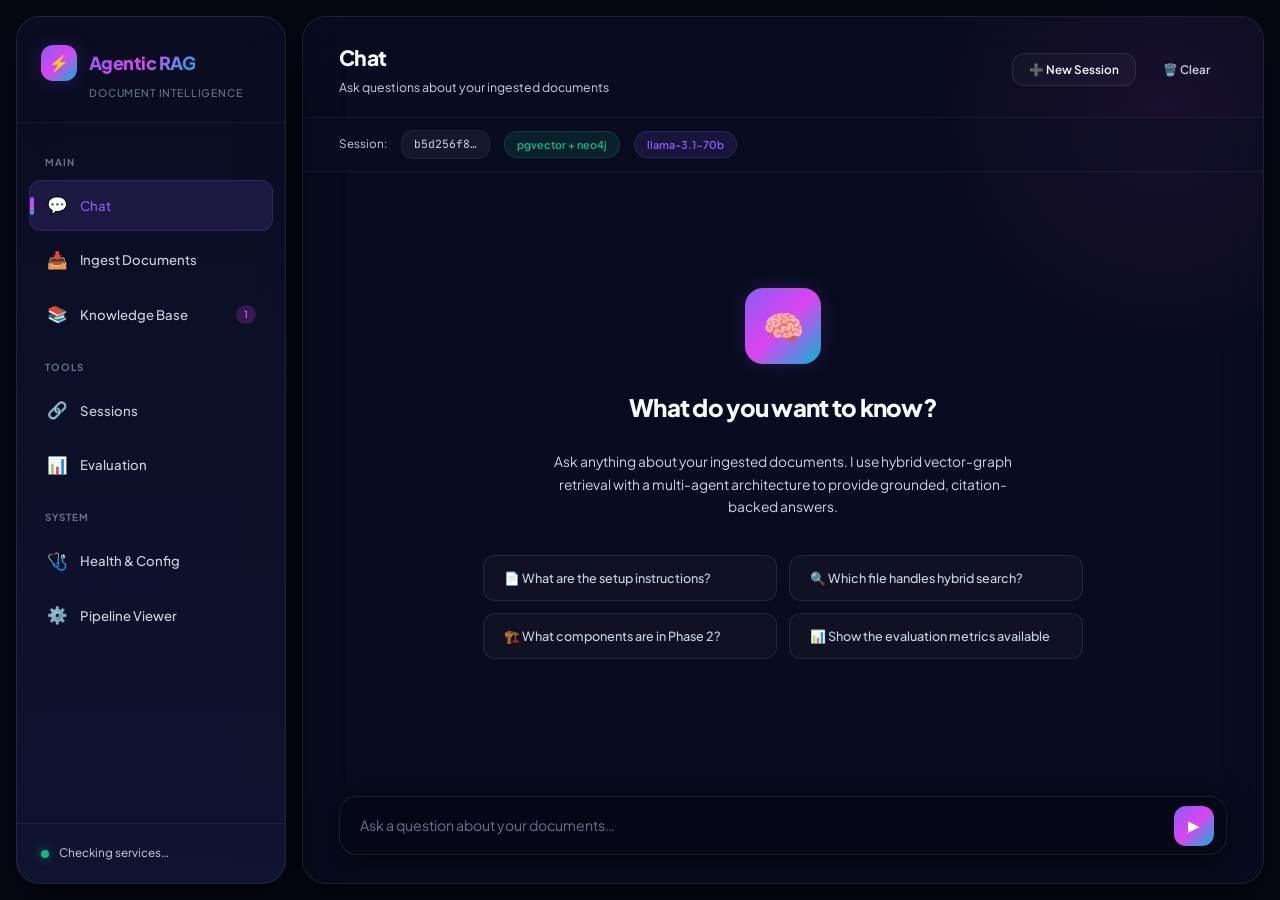
<file: docs/index.html>
<!DOCTYPE html>
<html lang="en">
<head>
  <meta charset="UTF-8" />
  <meta name="viewport" content="width=device-width, initial-scale=1.0" />
  <title>Agentic RAG — Intelligent Document Intelligence</title>
  <meta name="description" content="Agentic RAG: A multi-agent retrieval-augmented generation system with hybrid vector-graph search, session memory, and document intelligence." />
  <link rel="preconnect" href="https://fonts.googleapis.com" />
  <link rel="preconnect" href="https://fonts.gstatic.com" crossorigin />
  <link href="https://fonts.googleapis.com/css2?family=Plus+Jakarta+Sans:wght@300;400;500;600;700;800&family=JetBrains+Mono:wght@400;500&display=swap" rel="stylesheet" />
  <style>
    /* ================================================================
       DESIGN SYSTEM — COSMIC ORCHID NEON GLASS
       ================================================================ */
    :root {
      /* Base backgrounds - Deep space violet/indigo */
      --bg-primary: #060814;
      --bg-secondary: #0b0e24;
      --bg-tertiary: #131738;
      --bg-card: rgba(19, 23, 56, 0.45);
      --bg-glass: rgba(11, 14, 36, 0.65);
      --bg-hover: rgba(139, 92, 246, 0.12);
      --bg-input: rgba(6, 8, 20, 0.7);

      /* Borders */
      --border-subtle: rgba(255, 255, 255, 0.05);
      --border-medium: rgba(255, 255, 255, 0.09);
      --border-active: rgba(139, 92, 246, 0.5);

      /* Typography colors */
      --text-primary: #f8fafc;
      --text-secondary: #cbd5e1;
      --text-muted: #64748b;
      --text-inverse: #060814;

      /* Neon Cosmic Orchid Accents */
      --accent-violet: #8b5cf6;
      --accent-orchid: #d946ef;
      --accent-cyan: #06b6d4;
      --accent-emerald: #10b981;
      --accent-amber: #f59e0b;
      --accent-rose: #f43f5e;
      --accent-sky: #38bdf8;
      
      /* Glowing shadows & gradients */
      --gradient-primary: linear-gradient(135deg, #8b5cf6 0%, #d946ef 50%, #06b6d4 100%);
      --gradient-sidebar: linear-gradient(180deg, rgba(11, 14, 36, 0.8) 0%, rgba(19, 23, 56, 0.8) 100%);
      --gradient-card: linear-gradient(145deg, rgba(27, 20, 64, 0.4) 0%, rgba(11, 14, 36, 0.7) 100%);
      --accent-glow: rgba(139, 92, 246, 0.25);

      --shadow-sm: 0 2px 8px rgba(0, 0, 0, 0.4);
      --shadow-md: 0 10px 30px rgba(0, 0, 0, 0.5);
      --shadow-lg: 0 20px 50px rgba(0, 0, 0, 0.6);
      --shadow-glow: 0 0 20px rgba(139, 92, 246, 0.2);

      /* Border Radii — Extra Rounded */
      --radius-sm: 12px;
      --radius-md: 18px;
      --radius-lg: 24px;
      --radius-xl: 30px;
      --radius-full: 9999px;

      --font-sans: 'Plus Jakarta Sans', -apple-system, BlinkMacSystemFont, sans-serif;
      --font-mono: 'JetBrains Mono', monospace;

      --transition-fast: 150ms cubic-bezier(0.4, 0, 0.2, 1);
      --transition-base: 300ms cubic-bezier(0.4, 0, 0.2, 1);
      --transition-slow: 500ms cubic-bezier(0.4, 0, 0.2, 1);

      --sidebar-width: 270px;
    }

    /* ================================================================
       RESET & GLOBAL
       ================================================================ */
    *, *::before, *::after { box-sizing: border-box; margin: 0; padding: 0; }

    html {
      font-size: 15px;
      scroll-behavior: smooth;
      -webkit-font-smoothing: antialiased;
      -moz-osx-font-smoothing: grayscale;
    }

    body {
      font-family: var(--font-sans);
      background: var(--bg-primary);
      color: var(--text-primary);
      line-height: 1.6;
      overflow: hidden;
      height: 100vh;
      display: flex;
      padding: 16px; /* Margin around the whole application viewport */
      gap: 16px;
    }

    /* ================================================================
       SCROLLBAR
       ================================================================ */
    ::-webkit-scrollbar { width: 5px; height: 5px; }
    ::-webkit-scrollbar-track { background: transparent; }
    ::-webkit-scrollbar-thumb {
      background: rgba(255, 255, 255, 0.1);
      border-radius: var(--radius-full);
    }
    ::-webkit-scrollbar-thumb:hover { background: rgba(255, 255, 255, 0.25); }

    /* ================================================================
       ANIMATIONS
       ================================================================ */
    @keyframes fadeIn {
      from { opacity: 0; transform: translateY(12px); }
      to   { opacity: 1; transform: translateY(0); }
    }
    @keyframes slideInLeft {
      from { opacity: 0; transform: translateX(-24px); }
      to   { opacity: 1; transform: translateX(0); }
    }
    @keyframes slideInRight {
      from { opacity: 0; transform: translateX(24px); }
      to   { opacity: 1; transform: translateX(0); }
    }
    @keyframes pulse-dot {
      0%, 80%, 100% { opacity: 0.35; transform: scale(0.85); }
      40% { opacity: 1; transform: scale(1.1); }
    }
    @keyframes spin {
      to { transform: rotate(360deg); }
    }
    @keyframes breathe {
      0%, 100% { box-shadow: 0 0 12px rgba(139, 92, 246, 0.2); }
      50% { box-shadow: 0 0 24px rgba(217, 70, 239, 0.4), 0 0 40px rgba(139, 92, 246, 0.15); }
    }

    .animate-in { animation: fadeIn 0.4s cubic-bezier(0.34, 1.56, 0.64, 1) forwards; }
    .animate-slide-left { animation: slideInLeft 0.3s cubic-bezier(0.34, 1.56, 0.64, 1) forwards; }
    .animate-slide-right { animation: slideInRight 0.3s cubic-bezier(0.34, 1.56, 0.64, 1) forwards; }

    /* ================================================================
       LAYOUT — APP SHELL (FLOATING GLASS SIDEBAR + MAIN CONTENT)
       ================================================================ */
    #sidebar {
      width: var(--sidebar-width);
      min-width: var(--sidebar-width);
      background: var(--gradient-sidebar);
      border: 1px solid var(--border-medium);
      border-radius: var(--radius-lg);
      display: flex;
      flex-direction: column;
      z-index: 20;
      backdrop-filter: blur(24px);
      box-shadow: var(--shadow-lg);
      transition: transform var(--transition-base);
    }

    .sidebar-header {
      padding: 28px 24px 20px;
      border-bottom: 1px solid var(--border-subtle);
    }

    .logo-group {
      display: flex;
      align-items: center;
      gap: 12px;
      margin-bottom: 4px;
    }

    .logo-icon {
      width: 36px;
      height: 36px;
      background: var(--gradient-primary);
      border-radius: var(--radius-sm);
      display: flex;
      align-items: center;
      justify-content: center;
      font-size: 16px;
      font-weight: 800;
      color: white;
      box-shadow: var(--shadow-glow);
      animation: breathe 4s ease-in-out infinite;
    }

    .logo-text {
      font-size: 1.2rem;
      font-weight: 800;
      letter-spacing: -0.03em;
      background: var(--gradient-primary);
      -webkit-background-clip: text;
      -webkit-text-fill-color: transparent;
      background-clip: text;
    }

    .logo-sub {
      font-size: 0.7rem;
      color: var(--text-muted);
      font-weight: 500;
      letter-spacing: 0.08em;
      text-transform: uppercase;
      margin-top: 4px;
      padding-left: 48px;
    }

    /* Nav items */
    .sidebar-nav {
      flex: 1;
      padding: 16px 12px;
      display: flex;
      flex-direction: column;
      gap: 4px;
      overflow-y: auto;
    }

    .nav-section-label {
      font-size: 0.65rem;
      font-weight: 700;
      color: var(--text-muted);
      text-transform: uppercase;
      letter-spacing: 0.1em;
      padding: 16px 16px 6px;
    }

    .nav-item {
      display: flex;
      align-items: center;
      gap: 12px;
      padding: 11px 16px;
      border-radius: var(--radius-sm);
      cursor: pointer;
      color: var(--text-secondary);
      font-size: 0.88rem;
      font-weight: 500;
      transition: all var(--transition-fast);
      border: 1px solid transparent;
      position: relative;
    }

    .nav-item:hover {
      background: var(--bg-hover);
      color: var(--text-primary);
      transform: translateX(2px);
    }

    .nav-item.active {
      background: rgba(139, 92, 246, 0.14);
      color: var(--accent-violet);
      border-color: rgba(139, 92, 246, 0.2);
    }

    .nav-item.active::before {
      content: '';
      position: absolute;
      left: 0;
      top: 50%;
      transform: translateY(-50%);
      width: 4px;
      height: 18px;
      background: var(--gradient-primary);
      border-radius: var(--radius-full);
    }

    .nav-icon {
      font-size: 1.1rem;
      width: 22px;
      text-align: center;
      flex-shrink: 0;
    }

    .nav-badge {
      margin-left: auto;
      font-size: 0.65rem;
      font-weight: 700;
      padding: 2px 8px;
      border-radius: var(--radius-full);
      background: rgba(217, 70, 239, 0.2);
      color: var(--accent-orchid);
    }

    /* Sidebar footer */
    .sidebar-footer {
      padding: 20px 24px;
      border-top: 1px solid var(--border-subtle);
    }

    .system-status {
      display: flex;
      align-items: center;
      gap: 10px;
      font-size: 0.78rem;
      color: var(--text-secondary);
    }

    .status-dot {
      width: 8px;
      height: 8px;
      border-radius: 50%;
      background: var(--accent-emerald);
      box-shadow: 0 0 10px rgba(16, 185, 129, 0.6);
    }
    .status-dot.offline { background: var(--accent-rose); box-shadow: 0 0 10px rgba(244, 63, 94, 0.6); }
    .status-dot.checking { background: var(--accent-amber); animation: pulse-dot 1.4s infinite; }

    /* ================================================================
       MAIN CONTAINER & PAGES
       ================================================================ */
    .main-content {
      flex: 1;
      display: flex;
      flex-direction: column;
      overflow: hidden;
      background: var(--bg-glass);
      border: 1px solid var(--border-medium);
      border-radius: var(--radius-lg);
      backdrop-filter: blur(24px);
      box-shadow: var(--shadow-lg);
      position: relative;
    }

    /* Decorative neon ambient spot */
    .main-content::before {
      content: '';
      position: absolute;
      top: -150px;
      right: -150px;
      width: 500px;
      height: 500px;
      background: radial-gradient(circle, rgba(217, 70, 239, 0.08) 0%, transparent 70%);
      pointer-events: none;
      z-index: 0;
    }

    /* Page header */
    .page-header {
      padding: 24px 36px 20px;
      border-bottom: 1px solid var(--border-subtle);
      display: flex;
      align-items: center;
      justify-content: space-between;
      flex-shrink: 0;
      z-index: 2;
    }

    .page-title {
      font-size: 1.4rem;
      font-weight: 800;
      letter-spacing: -0.03em;
    }

    .page-subtitle {
      font-size: 0.82rem;
      color: var(--text-secondary);
      margin-top: 3px;
    }

    .header-actions {
      display: flex;
      align-items: center;
      gap: 10px;
    }

    /* ================================================================
       BUTTONS
       ================================================================ */
    .btn {
      display: inline-flex;
      align-items: center;
      gap: 8px;
      padding: 10px 20px;
      border: 1px solid var(--border-medium);
      border-radius: var(--radius-sm);
      font-family: var(--font-sans);
      font-size: 0.84rem;
      font-weight: 600;
      cursor: pointer;
      transition: all var(--transition-fast);
      background: rgba(255, 255, 255, 0.03);
      color: var(--text-primary);
      white-space: nowrap;
    }
    .btn:hover {
      border-color: var(--accent-violet);
      background: var(--bg-hover);
      transform: translateY(-2px);
      box-shadow: 0 4px 12px rgba(139, 92, 246, 0.15);
    }
    .btn:active { transform: translateY(0); }

    .btn-primary {
      background: var(--gradient-primary);
      border-color: transparent;
      color: white;
      box-shadow: var(--shadow-glow);
    }
    .btn-primary:hover {
      box-shadow: 0 0 24px rgba(217, 70, 239, 0.4);
      border-color: transparent;
    }

    .btn-sm { padding: 8px 16px; font-size: 0.78rem; border-radius: var(--radius-sm); }

    .btn-danger {
      background: rgba(244, 63, 94, 0.08);
      border-color: rgba(244, 63, 94, 0.2);
      color: var(--accent-rose);
    }
    .btn-danger:hover {
      background: rgba(244, 63, 94, 0.15);
      border-color: var(--accent-rose);
      box-shadow: 0 4px 12px rgba(244, 63, 94, 0.15);
    }

    .btn-ghost {
      background: transparent;
      border-color: transparent;
      color: var(--text-secondary);
    }
    .btn-ghost:hover {
      background: rgba(255, 255, 255, 0.05);
      color: var(--text-primary);
    }

    /* ================================================================
       VIEWS — Common Page Container
       ================================================================ */
    .view {
      display: none;
      flex: 1;
      flex-direction: column;
      overflow: hidden;
      z-index: 1;
    }
    .view.active { display: flex; }

    .view-scroll {
      flex: 1;
      overflow-y: auto;
      padding: 32px 36px;
    }

    /* ================================================================
       CARDS & CONTAINERS (Extra Rounded)
       ================================================================ */
    .card {
      background: var(--gradient-card);
      border: 1px solid var(--border-medium);
      border-radius: var(--radius-lg);
      padding: 28px;
      backdrop-filter: blur(12px);
      transition: all var(--transition-base);
    }
    .card:hover {
      border-color: rgba(255, 255, 255, 0.15);
      box-shadow: var(--shadow-md);
    }

    .card-header {
      display: flex;
      align-items: center;
      justify-content: space-between;
      margin-bottom: 20px;
    }

    .card-title {
      font-size: 1.05rem;
      font-weight: 700;
      display: flex;
      align-items: center;
      gap: 12px;
    }

    /* ================================================================
       INPUTS & FORM ELEMENTS
       ================================================================ */
    .form-label {
      display: block;
      font-size: 0.8rem;
      font-weight: 600;
      color: var(--text-secondary);
      margin-bottom: 8px;
    }

    .form-input {
      width: 100%;
      padding: 12px 16px;
      background: var(--bg-input);
      border: 1px solid var(--border-medium);
      border-radius: var(--radius-sm);
      color: var(--text-primary);
      font-family: var(--font-sans);
      font-size: 0.9rem;
      transition: all var(--transition-fast);
      outline: none;
    }
    .form-input:focus {
      border-color: var(--accent-orchid);
      box-shadow: 0 0 0 3px rgba(217, 70, 239, 0.2);
    }

    .form-select {
      appearance: none;
      background-image: url("data:image/svg+xml,%3Csvg xmlns='http://www.w3.org/2000/svg' width='12' height='12' viewBox='0 0 12 12'%3E%3Cpath d='M3 5l3 3 3-3' stroke='%23cbd5e1' stroke-width='1.5' fill='none'/%3E%3C/svg%3E");
      background-repeat: no-repeat;
      background-position: right 16px center;
      padding-right: 40px;
    }

    /* ================================================================
       TAGS / CHIPS
       ================================================================ */
    .tag {
      display: inline-flex;
      align-items: center;
      gap: 5px;
      padding: 4px 12px;
      font-size: 0.72rem;
      font-weight: 600;
      border-radius: var(--radius-full);
      border: 1px solid;
    }
    .tag-indigo { background: rgba(139, 92, 246, 0.12); color: var(--accent-violet); border-color: rgba(139, 92, 246, 0.2); }
    .tag-emerald { background: rgba(16, 185, 129, 0.12); color: var(--accent-emerald); border-color: rgba(16, 185, 129, 0.2); }
    .tag-amber { background: rgba(245, 158, 11, 0.12); color: var(--accent-amber); border-color: rgba(245, 158, 11, 0.2); }
    .tag-rose { background: rgba(244, 63, 94, 0.12); color: var(--accent-rose); border-color: rgba(244, 63, 94, 0.2); }
    .tag-cyan { background: rgba(6, 182, 212, 0.12); color: var(--accent-cyan); border-color: rgba(6, 182, 212, 0.2); }
    .tag-violet { background: rgba(217, 70, 239, 0.12); color: var(--accent-orchid); border-color: rgba(217, 70, 239, 0.2); }

    /* ================================================================
       CHAT VIEW — SOFT CLOUD PILLS DESIGN
       ================================================================ */
    .chat-container {
      flex: 1;
      display: flex;
      flex-direction: column;
      overflow: hidden;
    }

    /* Session bar */
    .session-bar {
      padding: 12px 36px;
      display: flex;
      align-items: center;
      gap: 14px;
      border-bottom: 1px solid var(--border-subtle);
      background: rgba(11, 14, 36, 0.4);
      flex-shrink: 0;
      flex-wrap: wrap;
    }

    .session-id-display {
      font-family: var(--font-mono);
      font-size: 0.76rem;
      color: var(--text-secondary);
      background: rgba(255, 255, 255, 0.05);
      padding: 4px 12px;
      border-radius: var(--radius-sm);
      border: 1px solid var(--border-subtle);
    }

    /* Messages area */
    .chat-messages {
      flex: 1;
      overflow-y: auto;
      padding: 32px 36px;
      display: flex;
      flex-direction: column;
      gap: 20px;
    }

    /* Message Wrapper (incorporating Soft Cloud Pills) */
    .message {
      display: flex;
      gap: 16px;
      max-width: 75%;
      align-self: flex-start;
      animation: fadeIn 0.4s cubic-bezier(0.34, 1.56, 0.64, 1) forwards;
    }

    .message.user {
      align-self: flex-end;
      flex-direction: row-reverse;
    }

    .message-avatar {
      width: 36px;
      height: 36px;
      border-radius: var(--radius-full);
      display: flex;
      align-items: center;
      justify-content: center;
      font-size: 0.95rem;
      flex-shrink: 0;
      font-weight: 700;
      box-shadow: var(--shadow-sm);
    }

    .message.user .message-avatar {
      background: linear-gradient(135deg, #8b5cf6, #d946ef);
      color: white;
    }

    .message.assistant .message-avatar {
      background: linear-gradient(135deg, #06b6d4, #10b981);
      color: white;
    }

    .message-body {
      flex: 1;
      display: flex;
      flex-direction: column;
    }

    /* Message Content — Highly rounded Soft Cloud Pills */
    .message-content {
      padding: 16px 24px;
      font-size: 0.92rem;
      line-height: 1.6;
      backdrop-filter: blur(8px);
      box-shadow: var(--shadow-sm);
    }

    .message.user .message-content {
      background: rgba(139, 92, 246, 0.25);
      border: 1px solid rgba(139, 92, 246, 0.3);
      color: var(--text-primary);
      border-radius: var(--radius-lg);
      border-top-right-radius: 4px; /* Tailored corner */
    }

    .message.assistant .message-content {
      background: rgba(255, 255, 255, 0.05);
      border: 1px solid var(--border-medium);
      color: var(--text-primary);
      border-radius: var(--radius-lg);
      border-top-left-radius: 4px; /* Tailored corner */
    }

    .message-meta {
      display: flex;
      align-items: center;
      gap: 10px;
      margin-top: 8px;
      font-size: 0.72rem;
      color: var(--text-muted);
      padding: 0 8px;
    }
    .message.user .message-meta { justify-content: flex-end; }

    /* Sources design modification */
    .message-sources {
      margin-top: 10px;
      border: 1px solid var(--border-medium);
      border-radius: var(--radius-sm);
      overflow: hidden;
      background: rgba(0, 0, 0, 0.15);
    }

    .sources-toggle {
      width: 100%;
      display: flex;
      align-items: center;
      justify-content: space-between;
      padding: 10px 16px;
      background: rgba(255, 255, 255, 0.03);
      border: none;
      color: var(--text-secondary);
      font-family: var(--font-sans);
      font-size: 0.78rem;
      font-weight: 600;
      cursor: pointer;
      transition: background var(--transition-fast);
    }
    .sources-toggle:hover { background: rgba(255, 255, 255, 0.06); }

    .sources-list {
      display: none;
      padding: 12px 16px;
      border-top: 1px solid var(--border-subtle);
    }
    .sources-list.open { display: block; }

    .source-item {
      padding: 10px 0;
      border-bottom: 1px solid var(--border-subtle);
    }
    .source-item:last-child { border-bottom: none; }

    .source-file {
      font-weight: 700;
      color: var(--accent-cyan);
      font-family: var(--font-mono);
      font-size: 0.74rem;
    }

    .source-snippet {
      color: var(--text-secondary);
      margin-top: 4px;
      font-size: 0.78rem;
      line-height: 1.5;
    }

    /* Typing indicator */
    .typing-indicator {
      display: none;
      align-self: flex-start;
      padding: 16px 24px;
      background: rgba(255, 255, 255, 0.05);
      border: 1px solid var(--border-medium);
      border-radius: var(--radius-lg);
      border-top-left-radius: 4px;
      margin-left: 52px;
      box-shadow: var(--shadow-sm);
    }
    .typing-indicator.visible { display: flex; }

    .typing-dots {
      display: flex;
      gap: 6px;
      align-items: center;
    }
    .typing-dots span {
      width: 8px;
      height: 8px;
      border-radius: 50%;
      background: var(--accent-orchid);
      animation: pulse-dot 1.4s infinite;
    }
    .typing-dots span:nth-child(2) { animation-delay: 0.2s; }
    .typing-dots span:nth-child(3) { animation-delay: 0.4s; }

    /* Chat input - Floating Bubble Style */
    .chat-input-bar {
      padding: 20px 36px 28px;
      background: transparent;
      flex-shrink: 0;
    }

    .chat-input-wrapper {
      display: flex;
      gap: 12px;
      align-items: flex-end;
      max-width: 960px;
      margin: 0 auto;
      background: var(--bg-input);
      border: 1px solid var(--border-medium);
      border-radius: var(--radius-md);
      padding: 8px 12px 8px 20px;
      box-shadow: var(--shadow-md);
      transition: border-color var(--transition-fast), box-shadow var(--transition-fast);
    }
    .chat-input-wrapper:focus-within {
      border-color: var(--accent-orchid);
      box-shadow: 0 0 20px rgba(217, 70, 239, 0.15);
    }

    .chat-input-field {
      flex: 1;
      padding: 10px 0;
      background: transparent;
      border: none;
      color: var(--text-primary);
      font-family: var(--font-sans);
      font-size: 0.94rem;
      outline: none;
      resize: none;
      min-height: 28px;
      max-height: 140px;
      line-height: 1.5;
    }
    .chat-input-field::placeholder { color: var(--text-muted); }

    .chat-send-btn {
      width: 40px;
      height: 40px;
      border-radius: var(--radius-sm);
      background: var(--gradient-primary);
      border: none;
      color: white;
      font-size: 1rem;
      cursor: pointer;
      display: flex;
      align-items: center;
      justify-content: center;
      transition: all var(--transition-fast);
      flex-shrink: 0;
    }
    .chat-send-btn:hover {
      box-shadow: 0 4px 15px rgba(217, 70, 239, 0.4);
      transform: translateY(-1px);
    }

    /* Welcome screen */
    .chat-welcome {
      flex: 1;
      display: flex;
      flex-direction: column;
      align-items: center;
      justify-content: center;
      text-align: center;
      padding: 40px;
      gap: 24px;
    }

    .welcome-icon {
      width: 76px;
      height: 76px;
      background: var(--gradient-primary);
      border-radius: var(--radius-md);
      display: flex;
      align-items: center;
      justify-content: center;
      font-size: 2.2rem;
      box-shadow: var(--shadow-glow);
      animation: breathe 4s ease-in-out infinite;
    }

    .welcome-title {
      font-size: 1.6rem;
      font-weight: 800;
      letter-spacing: -0.03em;
    }

    .welcome-desc {
      max-width: 480px;
      color: var(--text-secondary);
      font-size: 0.92rem;
      line-height: 1.65;
    }

    .welcome-suggestions {
      display: grid;
      grid-template-columns: repeat(2, 1fr);
      gap: 12px;
      margin-top: 12px;
      max-width: 600px;
      width: 100%;
    }

    .suggestion-chip {
      padding: 14px 20px;
      background: rgba(255, 255, 255, 0.03);
      border: 1px solid var(--border-medium);
      border-radius: var(--radius-sm);
      font-size: 0.84rem;
      color: var(--text-secondary);
      cursor: pointer;
      text-align: left;
      transition: all var(--transition-fast);
      font-family: var(--font-sans);
      font-weight: 500;
    }
    .suggestion-chip:hover {
      border-color: var(--accent-orchid);
      background: var(--bg-hover);
      color: var(--text-primary);
      transform: translateY(-2px);
      box-shadow: var(--shadow-sm);
    }

    /* ================================================================
       INGEST VIEW
       ================================================================ */
    .ingest-grid {
      display: grid;
      grid-template-columns: 1fr 1fr;
      gap: 28px;
      margin-bottom: 28px;
    }

    .drop-zone {
      border: 2px dashed var(--border-medium);
      border-radius: var(--radius-lg);
      padding: 60px 40px;
      text-align: center;
      cursor: pointer;
      transition: all var(--transition-base);
      background: rgba(255, 255, 255, 0.02);
    }
    .drop-zone:hover, .drop-zone.dragover {
      border-color: var(--accent-orchid);
      background: rgba(217, 70, 239, 0.05);
      box-shadow: 0 0 30px rgba(217, 70, 239, 0.1);
    }

    .drop-zone-icon {
      font-size: 2.6rem;
      margin-bottom: 16px;
      display: block;
    }

    .drop-zone-title {
      font-size: 1.05rem;
      font-weight: 700;
      margin-bottom: 8px;
    }

    .drop-zone-hint {
      color: var(--text-muted);
      font-size: 0.84rem;
    }

    .file-type-tags {
      display: flex;
      justify-content: center;
      gap: 8px;
      margin-top: 18px;
      flex-wrap: wrap;
    }

    /* File queue */
    .file-queue {
      display: flex;
      flex-direction: column;
      gap: 10px;
    }

    .file-item {
      display: flex;
      align-items: center;
      gap: 14px;
      padding: 14px 20px;
      background: rgba(255, 255, 255, 0.03);
      border: 1px solid var(--border-medium);
      border-radius: var(--radius-sm);
      animation: fadeIn 0.2s ease-out;
    }

    .file-info {
      flex: 1;
      min-width: 0;
    }

    .file-name {
      font-size: 0.88rem;
      font-weight: 600;
      white-space: nowrap;
      overflow: hidden;
      text-overflow: ellipsis;
    }

    .file-size {
      font-size: 0.74rem;
      color: var(--text-muted);
    }

    .file-status {
      font-size: 0.8rem;
      display: flex;
      align-items: center;
      gap: 6px;
      font-weight: 600;
    }

    .file-remove {
      background: none;
      border: none;
      color: var(--text-muted);
      font-size: 1.2rem;
      cursor: pointer;
      padding: 4px;
      transition: color var(--transition-fast);
    }
    .file-remove:hover { color: var(--accent-rose); }

    /* Progress bar */
    .progress-bar {
      height: 5px;
      background: rgba(255, 255, 255, 0.08);
      border-radius: var(--radius-full);
      overflow: hidden;
      margin-top: 8px;
    }

    .progress-fill {
      height: 100%;
      border-radius: var(--radius-full);
      background: var(--gradient-primary);
      transition: width 0.5s ease;
      width: 0%;
    }

    /* Ingest settings panel */
    .ingest-settings {
      display: grid;
      grid-template-columns: repeat(3, 1fr);
      gap: 20px;
    }

    /* ================================================================
       KNOWLEDGE BASE VIEW
       ================================================================ */
    .kb-stats-row {
      display: grid;
      grid-template-columns: repeat(4, 1fr);
      gap: 20px;
      margin-bottom: 28px;
    }

    .stat-card {
      background: var(--gradient-card);
      border: 1px solid var(--border-medium);
      border-radius: var(--radius-md);
      padding: 24px;
      text-align: center;
      transition: all var(--transition-base);
    }
    .stat-card:hover {
      border-color: rgba(255, 255, 255, 0.15);
      transform: translateY(-3px);
      box-shadow: var(--shadow-md);
    }

    .stat-value {
      font-size: 2.1rem;
      font-weight: 800;
      letter-spacing: -0.04em;
      background: var(--gradient-primary);
      -webkit-background-clip: text;
      -webkit-text-fill-color: transparent;
      background-clip: text;
    }

    .stat-label {
      font-size: 0.74rem;
      color: var(--text-secondary);
      margin-top: 6px;
      text-transform: uppercase;
      letter-spacing: 0.08em;
      font-weight: 600;
    }

    .stat-icon {
      font-size: 1.6rem;
      margin-bottom: 10px;
      display: block;
    }

    /* Document list */
    .doc-table {
      width: 100%;
      border-collapse: separate;
      border-spacing: 0;
    }

    .doc-table th {
      text-align: left;
      font-size: 0.74rem;
      font-weight: 700;
      text-transform: uppercase;
      letter-spacing: 0.08em;
      color: var(--text-muted);
      padding: 16px 20px;
      border-bottom: 1px solid var(--border-medium);
      position: sticky;
      top: 0;
      background: var(--bg-secondary);
      z-index: 1;
    }

    .doc-table td {
      padding: 16px 20px;
      border-bottom: 1px solid var(--border-subtle);
      font-size: 0.88rem;
      vertical-align: middle;
    }

    .doc-table tr:hover td {
      background: rgba(255, 255, 255, 0.02);
    }

    .doc-name-cell {
      display: flex;
      align-items: center;
      gap: 12px;
      font-weight: 600;
    }

    .doc-type-icon {
      font-size: 1.3rem;
    }

    /* ================================================================
       SETTINGS / HEALTHCHECK VIEW
       ================================================================ */
    .health-grid {
      display: grid;
      grid-template-columns: repeat(2, 1fr);
      gap: 24px;
    }

    .health-card {
      background: var(--gradient-card);
      border: 1px solid var(--border-medium);
      border-radius: var(--radius-lg);
      padding: 24px;
    }

    .health-card-header {
      display: flex;
      align-items: center;
      justify-content: space-between;
      margin-bottom: 20px;
    }

    .health-card-title {
      font-size: 0.95rem;
      font-weight: 700;
      display: flex;
      align-items: center;
      gap: 10px;
    }

    .health-row {
      display: flex;
      justify-content: space-between;
      align-items: center;
      padding: 10px 0;
      border-bottom: 1px solid var(--border-subtle);
      font-size: 0.84rem;
    }
    .health-row:last-child { border-bottom: none; }

    .health-key {
      color: var(--text-secondary);
    }

    .health-value {
      font-family: var(--font-mono);
      font-size: 0.8rem;
      color: var(--text-primary);
    }

    /* ================================================================
       EVALUATION VIEW
       ================================================================ */
    .eval-results-grid {
      display: grid;
      grid-template-columns: repeat(4, 1fr);
      gap: 20px;
      margin-bottom: 28px;
    }

    .eval-metric-card {
      background: var(--gradient-card);
      border: 1px solid var(--border-medium);
      border-radius: var(--radius-md);
      padding: 24px;
      text-align: center;
    }

    .eval-metric-value {
      font-size: 2.2rem;
      font-weight: 800;
      letter-spacing: -0.04em;
    }

    .eval-metric-label {
      font-size: 0.76rem;
      color: var(--text-secondary);
      margin-top: 6px;
      text-transform: uppercase;
      letter-spacing: 0.06em;
      font-weight: 600;
    }

    .eval-metric-bar {
      height: 5px;
      background: rgba(255, 255, 255, 0.08);
      border-radius: var(--radius-full);
      margin-top: 12px;
      overflow: hidden;
    }

    .eval-metric-fill {
      height: 100%;
      border-radius: var(--radius-full);
      transition: width 1s ease;
    }

    /* ================================================================
       PIPELINE FLOW DIAGRAM
       ================================================================ */
    .pipeline-flow {
      display: flex;
      align-items: center;
      gap: 10px;
      padding: 20px 24px;
      background: rgba(0, 0, 0, 0.2);
      border: 1px solid var(--border-medium);
      border-radius: var(--radius-md);
      overflow-x: auto;
      margin-bottom: 28px;
    }

    .pipeline-node {
      display: flex;
      align-items: center;
      gap: 8px;
      padding: 10px 18px;
      background: rgba(255, 255, 255, 0.03);
      border: 1px solid var(--border-medium);
      border-radius: var(--radius-sm);
      font-size: 0.8rem;
      font-weight: 600;
      white-space: nowrap;
      transition: all var(--transition-fast);
    }
    .pipeline-node.active {
      border-color: var(--accent-orchid);
      background: rgba(217, 70, 239, 0.12);
      color: var(--accent-orchid);
      box-shadow: 0 0 15px rgba(217, 70, 239, 0.2);
    }
    .pipeline-node.complete {
      border-color: var(--accent-emerald);
      background: rgba(16, 185, 129, 0.12);
      color: var(--accent-emerald);
    }

    .pipeline-arrow {
      color: var(--text-muted);
      font-size: 0.9rem;
      flex-shrink: 0;
    }

    /* ================================================================
       SESSION LIST
       ================================================================ */
    .session-list {
      display: flex;
      flex-direction: column;
      gap: 8px;
      max-height: 320px;
      overflow-y: auto;
    }

    .session-item {
      display: flex;
      align-items: center;
      gap: 12px;
      padding: 12px 18px;
      background: rgba(255, 255, 255, 0.02);
      border: 1px solid var(--border-medium);
      border-radius: var(--radius-sm);
      cursor: pointer;
      font-size: 0.86rem;
      transition: all var(--transition-fast);
    }
    .session-item:hover {
      border-color: var(--accent-orchid);
      background: var(--bg-hover);
    }
    .session-item.active {
      border-color: var(--accent-orchid);
      background: rgba(217, 70, 239, 0.1);
    }

    .session-item-id {
      font-family: var(--font-mono);
      font-size: 0.74rem;
      color: var(--text-muted);
      white-space: nowrap;
      overflow: hidden;
      text-overflow: ellipsis;
      max-width: 140px;
    }

    .session-item-label {
      flex: 1;
      font-weight: 600;
      white-space: nowrap;
      overflow: hidden;
      text-overflow: ellipsis;
    }

    .session-item-time {
      font-size: 0.72rem;
      color: var(--text-muted);
      white-space: nowrap;
    }

    /* ================================================================
       MODAL / OVERLAY
       ================================================================ */
    .modal-overlay {
      display: none;
      position: fixed;
      inset: 0;
      background: rgba(0, 0, 0, 0.7);
      backdrop-filter: blur(8px);
      z-index: 100;
      align-items: center;
      justify-content: center;
    }
    .modal-overlay.open { display: flex; }

    .modal {
      background: var(--bg-secondary);
      border: 1px solid var(--border-medium);
      border-radius: var(--radius-lg);
      padding: 32px;
      max-width: 520px;
      width: 90%;
      box-shadow: var(--shadow-lg);
      animation: fadeIn 0.25s ease-out;
    }

    .modal-title {
      font-size: 1.2rem;
      font-weight: 800;
      margin-bottom: 20px;
      letter-spacing: -0.02em;
    }

    .modal-footer {
      display: flex;
      justify-content: flex-end;
      gap: 12px;
      margin-top: 24px;
    }

    /* ================================================================
       TOAST NOTIFICATIONS
       ================================================================ */
    .toast-container {
      position: fixed;
      top: 24px;
      right: 24px;
      z-index: 200;
      display: flex;
      flex-direction: column;
      gap: 10px;
    }

    .toast {
      padding: 16px 24px;
      border-radius: var(--radius-sm);
      font-size: 0.88rem;
      font-weight: 600;
      display: flex;
      align-items: center;
      gap: 12px;
      box-shadow: var(--shadow-lg);
      animation: slideInRight 0.3s cubic-bezier(0.34, 1.56, 0.64, 1) ease-out;
      min-width: 300px;
      max-width: 440px;
      backdrop-filter: blur(12px);
    }
    .toast-success { background: rgba(6, 95, 70, 0.85); border: 1px solid rgba(16,185,129,0.3); color: #d1fae5; }
    .toast-error { background: rgba(127, 29, 29, 0.85); border: 1px solid rgba(244,63,94,0.3); color: #ffe4e6; }
    .toast-info { background: rgba(30, 58, 95, 0.85); border: 1px solid rgba(56,189,248,0.3); color: #e0f2fe; }

    /* ================================================================
       RESPONSIVE
       ================================================================ */
    @media (max-width: 1024px) {
      .ingest-grid { grid-template-columns: 1fr; }
      .kb-stats-row { grid-template-columns: repeat(2, 1fr); }
      .health-grid { grid-template-columns: 1fr; }
      .eval-results-grid { grid-template-columns: repeat(2, 1fr); }
      .welcome-suggestions { grid-template-columns: 1fr; }
    }

    @media (max-width: 768px) {
      body { padding: 0; gap: 0; }
      #sidebar { position: fixed; left: 0; top: 0; bottom: 0; transform: translateX(-100%); z-index: 50; border-radius: 0; }
      #sidebar.mobile-open { transform: translateX(0); }
      .main-content { border-radius: 0; border: none; }
      .page-header { padding: 16px 20px; }
      .chat-messages { padding: 20px; }
      .chat-input-bar { padding: 16px; }
      .view-scroll { padding: 24px 20px; }
      .ingest-settings { grid-template-columns: 1fr; }
    }
  </style>
</head>
<body>

  <!-- ============================================================
       APP SHELL
       ============================================================ -->
  <!-- ─── SIDEBAR ─── -->
  <aside class="sidebar" id="sidebar">
    <div class="sidebar-header">
      <div class="logo-group">
        <div class="logo-icon">⚡</div>
        <span class="logo-text">Agentic RAG</span>
      </div>
      <div class="logo-sub">Document Intelligence</div>
    </div>

    <nav class="sidebar-nav">
      <div class="nav-section-label">Main</div>
      <div class="nav-item active" data-view="chat" onclick="switchView('chat')">
        <span class="nav-icon">💬</span>
        <span>Chat</span>
      </div>
      <div class="nav-item" data-view="ingest" onclick="switchView('ingest')">
        <span class="nav-icon">📥</span>
        <span>Ingest Documents</span>
      </div>
      <div class="nav-item" data-view="knowledge" onclick="switchView('knowledge')">
        <span class="nav-icon">📚</span>
        <span>Knowledge Base</span>
        <span class="nav-badge" id="kb-count-badge">0</span>
      </div>

      <div class="nav-section-label">Tools</div>
      <div class="nav-item" data-view="sessions" onclick="switchView('sessions')">
        <span class="nav-icon">🔗</span>
        <span>Sessions</span>
      </div>
      <div class="nav-item" data-view="evaluate" onclick="switchView('evaluate')">
        <span class="nav-icon">📊</span>
        <span>Evaluation</span>
      </div>

      <div class="nav-section-label">System</div>
      <div class="nav-item" data-view="health" onclick="switchView('health')">
        <span class="nav-icon">🩺</span>
        <span>Health &amp; Config</span>
      </div>
      <div class="nav-item" data-view="pipeline" onclick="switchView('pipeline')">
        <span class="nav-icon">⚙️</span>
        <span>Pipeline Viewer</span>
      </div>
    </nav>

    <div class="sidebar-footer">
      <div class="system-status">
        <span class="status-dot" id="global-status-dot"></span>
        <span id="global-status-text">Checking services…</span>
      </div>
    </div>
  </aside>

  <!-- ─── MAIN ─── -->
  <div class="main-content">

    <!-- ============================================================
         CHAT VIEW
         ============================================================ -->
    <div class="view active" id="view-chat">
      <div class="page-header">
        <div>
          <div class="page-title">Chat</div>
          <div class="page-subtitle">Ask questions about your ingested documents</div>
        </div>
        <div class="header-actions">
          <button class="btn btn-sm" onclick="openNewSessionModal()">➕ New Session</button>
          <button class="btn btn-sm btn-ghost" onclick="clearChat()">🗑️ Clear</button>
        </div>
      </div>
      <div class="chat-container">
        <div class="session-bar">
          <span style="font-size:0.78rem;color:var(--text-secondary);">Session:</span>
          <span class="session-id-display" id="current-session-id">—</span>
          <span class="tag tag-emerald" id="session-backend-tag">pgvector + neo4j</span>
          <span class="tag tag-indigo" id="session-model-tag">llama-3.1-70b</span>
        </div>

        <!-- Welcome -->
        <div class="chat-welcome" id="chat-welcome">
          <div class="welcome-icon">🧠</div>
          <h2 class="welcome-title">What do you want to know?</h2>
          <p class="welcome-desc">
            Ask anything about your ingested documents. I use hybrid vector-graph retrieval with a multi-agent architecture to provide grounded, citation-backed answers.
          </p>
          <div class="welcome-suggestions">
            <button class="suggestion-chip" onclick="useSuggestion(this)">📄 What are the setup instructions?</button>
            <button class="suggestion-chip" onclick="useSuggestion(this)">🔍 Which file handles hybrid search?</button>
            <button class="suggestion-chip" onclick="useSuggestion(this)">🏗️ What components are in Phase 2?</button>
            <button class="suggestion-chip" onclick="useSuggestion(this)">📊 Show the evaluation metrics available</button>
          </div>
        </div>

        <!-- Messages -->
        <div class="chat-messages" id="chat-messages" style="display:none;"></div>

        <!-- Typing indicator -->
        <div class="typing-indicator" id="typing-indicator">
          <div class="typing-dots">
            <span></span><span></span><span></span>
          </div>
        </div>

        <!-- Input bar -->
        <div class="chat-input-bar">
          <div class="chat-input-wrapper">
            <textarea
              class="chat-input-field"
              id="chat-input"
              placeholder="Ask a question about your documents…"
              rows="1"
              onkeydown="handleChatKeydown(event)"
            ></textarea>
            <button class="chat-send-btn" id="chat-send-btn" onclick="sendMessage()">
              ▶
            </button>
          </div>
        </div>
      </div>
    </div>

    <!-- ============================================================
         INGEST VIEW
         ============================================================ -->
    <div class="view" id="view-ingest">
      <div class="page-header">
        <div>
          <div class="page-title">Ingest Documents</div>
          <div class="page-subtitle">Upload and process documents into the knowledge base</div>
        </div>
        <div class="header-actions">
          <button class="btn btn-primary" id="ingest-start-btn" onclick="startIngestion()" disabled>
            🚀 Start Ingestion
          </button>
        </div>
      </div>
      <div class="view-scroll">
        <!-- Pipeline overview -->
        <div class="pipeline-flow" id="ingest-pipeline-flow">
          <div class="pipeline-node" id="pipe-parse">📄 Parse</div>
          <span class="pipeline-arrow">→</span>
          <div class="pipeline-node" id="pipe-vision">👁️ Vision (VLM)</div>
          <span class="pipeline-arrow">→</span>
          <div class="pipeline-node" id="pipe-chunk">✂️ Chunk</div>
          <span class="pipeline-arrow">→</span>
          <div class="pipeline-node" id="pipe-embed">🧮 Embed</div>
          <span class="pipeline-arrow">→</span>
          <div class="pipeline-node" id="pipe-store">💾 Store (PgVector)</div>
          <span class="pipeline-arrow">→</span>
          <div class="pipeline-node" id="pipe-graph">🕸️ Graph (Neo4j)</div>
          <span class="pipeline-arrow">→</span>
          <div class="pipeline-node" id="pipe-er">🔗 ER Extract</div>
        </div>

        <div class="ingest-grid">
          <!-- Drop zone -->
          <div>
            <div class="drop-zone" id="drop-zone"
                 ondragover="handleDragOver(event)"
                 ondragleave="handleDragLeave(event)"
                 ondrop="handleDrop(event)"
                 onclick="document.getElementById('file-input').click()">
              <span class="drop-zone-icon">📁</span>
              <div class="drop-zone-title">Drop files here or click to browse</div>
              <div class="drop-zone-hint">Upload documents to index into the RAG knowledge base</div>
              <div class="file-type-tags">
                <span class="tag tag-indigo">.pdf</span>
                <span class="tag tag-violet">.md</span>
                <span class="tag tag-cyan">.txt</span>
                <span class="tag tag-emerald">.docx</span>
                <span class="tag tag-amber">.html</span>
              </div>
              <input type="file" id="file-input" hidden multiple
                     accept=".pdf,.md,.txt,.docx,.html"
                     onchange="handleFileSelect(event)" />
            </div>
          </div>

          <!-- File queue -->
          <div>
            <div class="card">
              <div class="card-header">
                <span class="card-title"><span class="icon">📋</span> File Queue</span>
                <button class="btn btn-sm btn-ghost" onclick="clearFileQueue()">Clear All</button>
              </div>
              <div class="file-queue" id="file-queue">
                <div style="text-align:center;padding:24px;color:var(--text-muted);font-size:0.84rem;">
                  No files queued for ingestion
                </div>
              </div>
            </div>
          </div>
        </div>

        <!-- Ingestion settings -->
        <div class="card">
          <div class="card-header">
            <span class="card-title"><span class="icon">⚙️</span> Ingestion Settings</span>
          </div>
          <div class="ingest-settings">
            <div>
              <label class="form-label">Chunking Strategy</label>
              <select class="form-input form-select" id="chunk-strategy">
                <option value="semantic">Semantic (Embedding-based)</option>
                <option value="contextual">Contextual (Window + Context)</option>
                <option value="hierarchical">Hierarchical (Parent-Child)</option>
                <option value="fixed">Fixed Token Size</option>
              </select>
            </div>
            <div>
              <label class="form-label">Graph Backend</label>
              <select class="form-input form-select" id="ingest-graph-backend">
                <option value="neo4j">Neo4j</option>
                <option value="falkor">FalkorDB</option>
                <option value="pggraph">pgGraph</option>
                <option value="none">None (skip graph)</option>
              </select>
            </div>
            <div>
              <label class="form-label">Vector Backend</label>
              <select class="form-input form-select" id="ingest-vector-backend">
                <option value="auto">Auto (pgvector → memory)</option>
                <option value="pgvector">pgvector</option>
                <option value="memory">In-Memory (FAISS)</option>
              </select>
            </div>
            <div>
              <label class="form-label">Embedding Model</label>
              <select class="form-input form-select">
                <option value="nomic">nomic-embed-text-v2-moe</option>
              </select>
            </div>
            <div>
              <label class="form-label">ER Extraction Model</label>
              <select class="form-input form-select">
                <option value="llama-3.1-8b-instant">llama-3.1-8b-instant (Groq)</option>
                <option value="gpt-oss-20b">gpt-oss:20b (Ollama)</option>
              </select>
            </div>
            <div>
              <label class="form-label">Recursive Ingestion</label>
              <select class="form-input form-select" id="ingest-recursive">
                <option value="false">No (single file)</option>
                <option value="true">Yes (traverse directories)</option>
              </select>
            </div>
          </div>
        </div>

        <!-- Ingestion log -->
        <div class="card" style="margin-top:24px;">
          <div class="card-header">
            <span class="card-title"><span class="icon">📜</span> Ingestion Log</span>
            <button class="btn btn-sm btn-ghost" onclick="clearIngestLog()">Clear</button>
          </div>
          <div id="ingest-log" style="font-family:var(--font-mono);font-size:0.76rem;max-height:240px;overflow-y:auto;color:var(--text-muted);line-height:1.7;">
            <div style="color:var(--text-muted);">Waiting for ingestion to start…</div>
          </div>
        </div>
      </div>
    </div>

    <!-- ============================================================
         KNOWLEDGE BASE VIEW
         ============================================================ -->
    <div class="view" id="view-knowledge">
      <div class="page-header">
        <div>
          <div class="page-title">Knowledge Base</div>
          <div class="page-subtitle">Browse and manage your ingested documents</div>
        </div>
        <div class="header-actions">
          <div class="input-group" style="width:260px;">
            <input class="form-input" type="search" placeholder="🔍  Search documents…" id="kb-search" oninput="filterKBDocs()" />
          </div>
          <button class="btn btn-sm" onclick="refreshKnowledgeBase()">🔄 Refresh</button>
        </div>
      </div>
      <div class="view-scroll">
        <div class="kb-stats-row">
          <div class="stat-card">
            <span class="stat-icon">📄</span>
            <div class="stat-value" id="kb-stat-docs">3</div>
            <div class="stat-label">Documents</div>
          </div>
          <div class="stat-card">
            <span class="stat-icon">🧩</span>
            <div class="stat-value" id="kb-stat-chunks">93</div>
            <div class="stat-label">Vector Chunks</div>
          </div>
          <div class="stat-card">
            <span class="stat-icon">🕸️</span>
            <div class="stat-value" id="kb-stat-episodes">50</div>
            <div class="stat-label">Graph Episodes</div>
          </div>
          <div class="stat-card">
            <span class="stat-icon">🔗</span>
            <div class="stat-value" id="kb-stat-triples">121</div>
            <div class="stat-label">Knowledge Triples</div>
          </div>
        </div>

        <!-- Document table -->
        <div class="card">
          <div class="card-header">
            <span class="card-title"><span class="icon">📚</span> Ingested Documents</span>
          </div>
          <div style="overflow-x:auto;">
            <table class="doc-table" id="kb-doc-table">
              <thead>
                <tr>
                  <th>Document</th>
                  <th>Type</th>
                  <th>Chunks</th>
                  <th>Episodes</th>
                  <th>Triples</th>
                  <th>Ingested</th>
                  <th>Status</th>
                  <th></th>
                </tr>
              </thead>
              <tbody id="kb-doc-tbody">
                <!-- Populated by JS -->
              </tbody>
            </table>
          </div>
        </div>
      </div>
    </div>

    <!-- ============================================================
         SESSIONS VIEW
         ============================================================ -->
    <div class="view" id="view-sessions">
      <div class="page-header">
        <div>
          <div class="page-title">Sessions</div>
          <div class="page-subtitle">Manage your chat sessions and conversation memory</div>
        </div>
        <div class="header-actions">
          <button class="btn btn-primary btn-sm" onclick="createNewSession()">➕ New Session</button>
        </div>
      </div>
      <div class="view-scroll">
        <div class="card" style="margin-bottom:24px;">
          <div class="card-header">
            <span class="card-title"><span class="icon">💡</span> Session Architecture</span>
          </div>
          <div style="font-size:0.85rem;color:var(--text-secondary);line-height:1.7;">
            <p>Each session maintains its own <strong style="color:var(--accent-cyan)">conversational memory</strong> via a sliding window with automatic summarization. After <code style="font-family:var(--font-mono);font-size:0.8rem;background:rgba(255,255,255,0.05);padding:2px 6px;border-radius:4px;">summarise_after_turns</code> exchanges, older context is compressed into FAISS-backed episodic memory for efficient long-term recall.</p>
            <div style="display:flex;gap:16px;margin-top:14px;flex-wrap:wrap;">
              <span class="tag tag-indigo">🧠 Episodic Memory (FAISS)</span>
              <span class="tag tag-emerald">🔄 Sliding Window</span>
              <span class="tag tag-violet">📝 Auto-Summarization</span>
              <span class="tag tag-cyan">🗂️ TTL Cache</span>
            </div>
          </div>
        </div>

        <div class="card">
          <div class="card-header">
            <span class="card-title"><span class="icon">🔗</span> Active Sessions</span>
          </div>
          <div class="session-list" id="session-list">
            <!-- Populated by JS -->
          </div>
        </div>
      </div>
    </div>

    <!-- ============================================================
         EVALUATION VIEW
         ============================================================ -->
    <div class="view" id="view-evaluate">
      <div class="page-header">
        <div>
          <div class="page-title">Evaluation</div>
          <div class="page-subtitle">Run RAGAS evaluation metrics against your ingested corpus</div>
        </div>
        <div class="header-actions">
          <button class="btn btn-primary btn-sm" onclick="runEvaluation()">▶️ Run Evaluation</button>
        </div>
      </div>
      <div class="view-scroll">
        <div class="card" style="margin-bottom:24px;">
          <div class="card-header">
            <span class="card-title"><span class="icon">📤</span> Upload Evaluation Dataset</span>
          </div>
          <div style="display:grid;grid-template-columns:1fr 1fr;gap:16px;">
            <div>
              <label class="form-label">Dataset File (JSONL)</label>
              <input type="file" class="form-input" accept=".jsonl,.json" id="eval-dataset-input" style="padding:8px;" />
              <div style="font-size:0.72rem;color:var(--text-muted);margin-top:6px;">
                Each line: <code style="font-family:var(--font-mono);font-size:0.7rem;">{"question":"…","answer":"…","contexts":["…"],"ground_truth":"…"}</code>
              </div>
            </div>
            <div>
              <label class="form-label">Evaluation Backend</label>
              <select class="form-input form-select" id="eval-backend">
                <option value="auto">Auto (RAGAS if available → fallback)</option>
                <option value="ragas">RAGAS</option>
                <option value="local">Local Embedding Similarity</option>
              </select>
            </div>
          </div>
        </div>

        <!-- Metric cards -->
        <div class="eval-results-grid" id="eval-results-grid">
          <div class="eval-metric-card">
            <div class="eval-metric-value" id="eval-faithfulness" style="color:var(--accent-emerald);">—</div>
            <div class="eval-metric-label">Faithfulness</div>
            <div class="eval-metric-bar"><div class="eval-metric-fill" id="eval-faith-bar" style="width:0%;background:var(--accent-emerald);"></div></div>
          </div>
          <div class="eval-metric-card">
            <div class="eval-metric-value" id="eval-relevancy" style="color:var(--accent-violet);">—</div>
            <div class="eval-metric-label">Answer Relevancy</div>
            <div class="eval-metric-bar"><div class="eval-metric-fill" id="eval-rel-bar" style="width:0%;background:var(--accent-violet);"></div></div>
          </div>
          <div class="eval-metric-card">
            <div class="eval-metric-value" id="eval-precision" style="color:var(--accent-cyan);">—</div>
            <div class="eval-metric-label">Context Precision</div>
            <div class="eval-metric-bar"><div class="eval-metric-fill" id="eval-prec-bar" style="width:0%;background:var(--accent-cyan);"></div></div>
          </div>
          <div class="eval-metric-card">
            <div class="eval-metric-value" id="eval-recall" style="color:var(--accent-orchid);">—</div>
            <div class="eval-metric-label">Context Recall</div>
            <div class="eval-metric-bar"><div class="eval-metric-fill" id="eval-rec-bar" style="width:0%;background:var(--accent-orchid);"></div></div>
          </div>
        </div>

        <div class="card">
          <div class="card-header">
            <span class="card-title"><span class="icon">📋</span> Per-Case Results</span>
          </div>
          <div id="eval-per-case" style="font-size:0.82rem;color:var(--text-secondary);">
            Run an evaluation to see per-case breakdowns here.
          </div>
        </div>
      </div>
    </div>

    <!-- ============================================================
         HEALTH & CONFIG VIEW
         ============================================================ -->
    <div class="view" id="view-health">
      <div class="page-header">
        <div>
          <div class="page-title">Health &amp; Configuration</div>
          <div class="page-subtitle">System status, service connectivity, and active configuration</div>
        </div>
        <div class="header-actions">
          <button class="btn btn-primary btn-sm" onclick="runHealthcheck()">🩺 Run Healthcheck</button>
        </div>
      </div>
      <div class="view-scroll">
        <div class="health-grid">
          <!-- App Info -->
          <div class="health-card">
            <div class="health-card-header">
              <span class="health-card-title">⚡ Application</span>
              <span class="tag tag-emerald" id="health-app-status">Online</span>
            </div>
            <div class="health-row"><span class="health-key">App Name</span><span class="health-value">RAG</span></div>
            <div class="health-row"><span class="health-key">Version</span><span class="health-value">1.0.0</span></div>
            <div class="health-row"><span class="health-key">Environment</span><span class="health-value">development</span></div>
            <div class="health-row"><span class="health-key">Debug</span><span class="health-value">false</span></div>
          </div>

          <!-- PostgreSQL -->
          <div class="health-card">
            <div class="health-card-header">
              <span class="health-card-title">🐘 PostgreSQL (pgvector)</span>
              <span class="tag tag-emerald" id="health-pg-status">Connected</span>
            </div>
            <div class="health-row"><span class="health-key">Host</span><span class="health-value">localhost:5432</span></div>
            <div class="health-row"><span class="health-key">Database</span><span class="health-value">rag</span></div>
            <div class="health-row"><span class="health-key">Vector Dim</span><span class="health-value">768</span></div>
            <div class="health-row"><span class="health-key">Hybrid Weights</span><span class="health-value">BM25: 0.3 / Vector: 0.7</span></div>
            <div class="health-row"><span class="health-key">HNSW M</span><span class="health-value">16</span></div>
          </div>

          <!-- Neo4j -->
          <div class="health-card">
            <div class="health-card-header">
              <span class="health-card-title">🕸️ Neo4j Graph</span>
              <span class="tag tag-emerald" id="health-neo4j-status">Connected</span>
            </div>
            <div class="health-row"><span class="health-key">URI</span><span class="health-value">bolt://localhost:7687</span></div>
            <div class="health-row"><span class="health-key">Database</span><span class="health-value">neo4j</span></div>
            <div class="health-row"><span class="health-key">Graphiti</span><span class="health-value">Fallback (plain Neo4j)</span></div>
          </div>

          <!-- LLM Providers -->
          <div class="health-card">
            <div class="health-card-header">
              <span class="health-card-title">🤖 LLM Providers</span>
              <span class="tag tag-emerald" id="health-llm-status">Active</span>
            </div>
            <div class="health-row"><span class="health-key">Primary Model</span><span class="health-value">llama-3.1-70b-versatile</span></div>
            <div class="health-row"><span class="health-key">Fast Model</span><span class="health-value">llama-3.1-8b-instant</span></div>
            <div class="health-row"><span class="health-key">Groq Keys</span><span class="health-value" id="health-groq-keys">1</span></div>
            <div class="health-row"><span class="health-key">Fallback Chain</span><span class="health-value">groq → openrouter → ollama</span></div>
          </div>

          <!-- Embeddings -->
          <div class="health-card">
            <div class="health-card-header">
              <span class="health-card-title">🧮 Embeddings</span>
              <span class="tag tag-emerald">Active</span>
            </div>
            <div class="health-row"><span class="health-key">Model</span><span class="health-value">nomic-embed-text-v2-moe</span></div>
            <div class="health-row"><span class="health-key">Provider</span><span class="health-value">Ollama (localhost:11434)</span></div>
            <div class="health-row"><span class="health-key">Dimensions</span><span class="health-value">768</span></div>
            <div class="health-row"><span class="health-key">L1 Cache</span><span class="health-value">4096 entries</span></div>
          </div>

          <!-- Retrieval -->
          <div class="health-card">
            <div class="health-card-header">
              <span class="health-card-title">🔍 Retrieval</span>
              <span class="tag tag-amber" id="health-reranker-status">Lexical Fallback</span>
            </div>
            <div class="health-row"><span class="health-key">Reranker</span><span class="health-value">bge-reranker-v2-m3</span></div>
            <div class="health-row"><span class="health-key">Status</span><span class="health-value" id="health-reranker-detail">Path not found, using lexical</span></div>
            <div class="health-row"><span class="health-key">Router Tiers</span><span class="health-value">Regex → Keyword → LLM</span></div>
            <div class="health-row"><span class="health-key">Keyword Threshold</span><span class="health-value">0.4</span></div>
          </div>
        </div>
      </div>
    </div>

    <!-- ============================================================
         PIPELINE VIEWER
         ============================================================ -->
    <div class="view" id="view-pipeline">
      <div class="page-header">
        <div>
          <div class="page-title">Pipeline Viewer</div>
          <div class="page-subtitle">Visualize the Agentic RAG orchestration flow</div>
        </div>
      </div>
      <div class="view-scroll">
        <!-- Orchestrator state machine -->
        <div class="card" style="margin-bottom:24px;">
          <div class="card-header">
            <span class="card-title"><span class="icon">🧠</span> LangGraph Orchestrator — State Machine</span>
          </div>
          <div style="padding:20px;font-family:var(--font-mono);font-size:0.78rem;line-height:2;color:var(--text-secondary);background:rgba(0, 0, 0, 0.2);border-radius:var(--radius-sm);overflow-x:auto;white-space:pre;">
START
  │
route ──► <span style="color:var(--accent-emerald)">general</span> ──────────────────────────────────► END
  │
  ├──► <span style="color:var(--accent-cyan)">vector_search</span> ──────────────────────┐
  └──► <span style="color:var(--accent-orchid)">graph_search</span>  ──────────────────────┤
                                          ▼
                                       <span style="color:var(--accent-amber)">reflect</span>
                                      /       \
                                 <span style="color:var(--accent-emerald)">accept</span>        <span style="color:var(--accent-rose)">rewrite</span> (capped)
                                 /                  \
                          <span style="color:var(--accent-violet)">synthesize</span>          rewrite_query
                              │                    │
                             END       ┌───────────┘
                                       ├──► <span style="color:var(--accent-cyan)">vector_search</span>  (loop back)
                                       └──► <span style="color:var(--accent-orchid)">graph_search</span></div>
        </div>

        <!-- Intent Router -->
        <div class="card" style="margin-bottom:24px;">
          <div class="card-header">
            <span class="card-title"><span class="icon">🎯</span> Three-Tier Intent Router</span>
          </div>
          <div style="display:grid;grid-template-columns:repeat(3,1fr);gap:16px;">
            <div style="padding:16px;background:rgba(16,185,129,0.04);border:1px solid rgba(16,185,129,0.1);border-radius:var(--radius-sm);">
              <div style="font-weight:700;font-size:0.88rem;color:var(--accent-emerald);margin-bottom:8px;">Tier 1 — Regex</div>
              <div style="font-size:0.82rem;color:var(--text-secondary);line-height:1.6;">
                Instant pattern matching for greetings, small talk, and obvious graph patterns. Zero-cost, zero-latency.
              </div>
            </div>
            <div style="padding:16px;background:rgba(6,182,212,0.04);border:1px solid rgba(6,182,212,0.1);border-radius:var(--radius-sm);">
              <div style="font-weight:700;font-size:0.88rem;color:var(--accent-cyan);margin-bottom:8px;">Tier 2 — Keyword</div>
              <div style="font-size:0.82rem;color:var(--text-secondary);line-height:1.6;">
                Scored keyword hints. Skips LLM call if confidence exceeds threshold (default: 0.4). Detects vector, graph, or hybrid intent.
              </div>
            </div>
            <div style="padding:16px;background:rgba(217, 70, 239, 0.04);border:1px solid rgba(217, 70, 239, 0.1);border-radius:var(--radius-sm);">
              <div style="font-weight:700;font-size:0.88rem;color:var(--accent-orchid);margin-bottom:8px;">Tier 3 — LLM Arbiter</div>
              <div style="font-size:0.82rem;color:var(--text-secondary);line-height:1.6;">
                LangChain ChatPromptTemplate + PydanticOutputParser. Classifies into: general_chat, vector_retrieval, graph_retrieval, hybrid_retrieval.
              </div>
            </div>
          </div>
        </div>

        <!-- Ingestion Pipeline -->
        <div class="card">
          <div class="card-header">
            <span class="card-title"><span class="icon">📥</span> LangGraph Ingestion Pipeline</span>
          </div>
          <div style="display:grid;grid-template-columns:repeat(auto-fill, minmax(200px, 1fr));gap:12px;">
            <div style="padding:14px;background:rgba(255, 255, 255, 0.02);border:1px solid var(--border-subtle);border-radius:var(--radius-sm);">
              <div style="font-weight:700;font-size:0.84rem;margin-bottom:4px;">📄 Docling Parser</div>
              <div style="font-size:0.76rem;color:var(--text-secondary);">Multi-format parsing with hi-res table extraction</div>
            </div>
            <div style="padding:14px;background:rgba(255, 255, 255, 0.02);border:1px solid var(--border-subtle);border-radius:var(--radius-sm);">
              <div style="font-weight:700;font-size:0.84rem;margin-bottom:4px;">👁️ Vision VLM</div>
              <div style="font-size:0.76rem;color:var(--text-secondary);">llama3.2-vision for image/chart description</div>
            </div>
            <div style="padding:14px;background:rgba(255, 255, 255, 0.02);border:1px solid var(--border-subtle);border-radius:var(--radius-sm);">
              <div style="font-weight:700;font-size:0.84rem;margin-bottom:4px;">✂️ Smart Chunker</div>
              <div style="font-size:0.76rem;color:var(--text-secondary);">Semantic / contextual / hierarchical strategies</div>
            </div>
            <div style="padding:14px;background:rgba(255, 255, 255, 0.02);border:1px solid var(--border-subtle);border-radius:var(--radius-sm);">
              <div style="font-weight:700;font-size:0.84rem;margin-bottom:4px;">🧮 Embedder</div>
              <div style="font-size:0.76rem;color:var(--text-secondary);">Ollama + LRU cache (nomic-embed-text-v2-moe)</div>
            </div>
            <div style="padding:14px;background:rgba(255, 255, 255, 0.02);border:1px solid var(--border-subtle);border-radius:var(--radius-sm);">
              <div style="font-weight:700;font-size:0.84rem;margin-bottom:4px;">💾 Vector Store</div>
              <div style="font-size:0.76rem;color:var(--text-secondary);">pgvector with RRF hybrid fusion (BM25+vector)</div>
            </div>
            <div style="padding:14px;background:rgba(255, 255, 255, 0.02);border:1px solid var(--border-subtle);border-radius:var(--radius-sm);">
              <div style="font-weight:700;font-size:0.84rem;margin-bottom:4px;">🕸️ Graph Store</div>
              <div style="font-size:0.76rem;color:var(--text-secondary);">Neo4j with Graphiti episodic memory + BFS</div>
            </div>
            <div style="padding:14px;background:rgba(255, 255, 255, 0.02);border:1px solid var(--border-subtle);border-radius:var(--radius-sm);">
              <div style="font-weight:700;font-size:0.84rem;margin-bottom:4px;">🔗 ER Extractor</div>
              <div style="font-size:0.76rem;color:var(--text-secondary);">Entity-Relation extraction with fallback chain</div>
            </div>
            <div style="padding:14px;background:rgba(255, 255, 255, 0.02);border:1px solid var(--border-subtle);border-radius:var(--radius-sm);">
              <div style="font-weight:700;font-size:0.84rem;margin-bottom:4px;">📦 Object Store</div>
              <div style="font-size:0.76rem;color:var(--text-secondary);">MinIO (or local filesystem fallback)</div>
            </div>
          </div>
        </div>
      </div>
    </div>

  </div><!-- .main-content -->

  <!-- ============================================================
       MODAL: New Session
       ============================================================ -->
  <div class="modal-overlay" id="new-session-modal">
    <div class="modal">
      <div class="modal-title">Create New Session</div>
      <div>
        <label class="form-label">Session Name (optional)</label>
        <input class="form-input" id="new-session-name" placeholder="e.g. Research on setup docs" />
      </div>
      <div style="margin-top:14px;">
        <label class="form-label">Session ID (auto-generated if blank)</label>
        <input class="form-input" id="new-session-id" placeholder="Leave blank for auto-generated UUID" style="font-family:var(--font-mono);font-size:0.8rem;" />
      </div>
      <div class="modal-footer">
        <button class="btn" onclick="closeModal('new-session-modal')">Cancel</button>
        <button class="btn btn-primary" onclick="confirmNewSession()">Create Session</button>
      </div>
    </div>
  </div>

  <!-- Toast container -->
  <div class="toast-container" id="toast-container"></div>

  <!-- ============================================================
       JAVASCRIPT — APP LOGIC
       ============================================================ -->
  <script>
    // =============================================================
    // STATE
    // =============================================================
    const state = {
      currentView: 'chat',
      sessions: [],
      activeSessionId: null,
      chatHistory: [],   // {role, content, sources?, meta?}
      fileQueue: [],     // {file, status, progress}
      knowledgeBase: [
        {
          name: 'SETUP.md',
          type: 'md',
          chunks: 93,
          episodes: 50,
          triples: 121,
          ingested: new Date().toISOString(),
          status: 'complete',
          tables: 8,
          images: 0,
        }
      ],
    };

    // =============================================================
    // INIT
    // =============================================================
    document.addEventListener('DOMContentLoaded', () => {
      createNewSession();
      renderKnowledgeBase();
      renderSessions();
      updateKBBadge();
      simulateHealthcheck();

      // Auto-resize chat input
      const chatInput = document.getElementById('chat-input');
      chatInput.addEventListener('input', () => {
        chatInput.style.height = 'auto';
        chatInput.style.height = Math.min(chatInput.scrollHeight, 140) + 'px';
      });
    });

    // =============================================================
    // VIEW SWITCHING
    // =============================================================
    function switchView(viewId) {
      state.currentView = viewId;
      document.querySelectorAll('.view').forEach(v => v.classList.remove('active'));
      document.querySelectorAll('.nav-item').forEach(n => n.classList.remove('active'));

      const view = document.getElementById('view-' + viewId);
      if (view) view.classList.add('active');

      const navItem = document.querySelector(`.nav-item[data-view="${viewId}"]`);
      if (navItem) navItem.classList.add('active');
    }

    // =============================================================
    // SESSION MANAGEMENT
    // =============================================================
    function generateUUID() {
      return 'xxxxxxxx-xxxx-4xxx-yxxx-xxxxxxxxxxxx'.replace(/[xy]/g, c => {
        const r = Math.random() * 16 | 0;
        return (c === 'x' ? r : (r & 0x3 | 0x8)).toString(16);
      });
    }

    function createNewSession(name) {
      const id = generateUUID();
      const session = {
        id,
        name: name || `Session ${state.sessions.length + 1}`,
        created: new Date().toISOString(),
        messages: [],
        turns: 0,
      };
      state.sessions.unshift(session);
      state.activeSessionId = id;
      state.chatHistory = [];
      document.getElementById('current-session-id').textContent = id.slice(0, 8) + '…';
      renderSessions();
      resetChatUI();
    }

    function switchSession(sessionId) {
      const session = state.sessions.find(s => s.id === sessionId);
      if (!session) return;
      state.activeSessionId = sessionId;
      state.chatHistory = [...session.messages];
      document.getElementById('current-session-id').textContent = sessionId.slice(0, 8) + '…';
      renderSessions();
      renderChatHistory();
      if (state.currentView === 'sessions') switchView('chat');
    }

    function deleteSession(sessionId, e) {
      e.stopPropagation();
      state.sessions = state.sessions.filter(s => s.id !== sessionId);
      if (state.activeSessionId === sessionId) {
        if (state.sessions.length > 0) {
          switchSession(state.sessions[0].id);
        } else {
          createNewSession();
        }
      }
      renderSessions();
      showToast('Session deleted', 'info');
    }

    function renderSessions() {
      const container = document.getElementById('session-list');
      if (!state.sessions.length) {
        container.innerHTML = '<div style="text-align:center;padding:20px;color:var(--text-muted);">No sessions yet</div>';
        return;
      }
      container.innerHTML = state.sessions.map(s => `
        <div class="session-item ${s.id === state.activeSessionId ? 'active' : ''}"
             onclick="switchSession('${s.id}')">
          <span style="font-size:1rem;">${s.id === state.activeSessionId ? '🟢' : '⚪'}</span>
          <span class="session-item-label">${escapeHTML(s.name)}</span>
          <span class="session-item-id">${s.id.slice(0, 8)}</span>
          <span class="session-item-time">${s.turns} turns</span>
          <button class="file-remove" onclick="deleteSession('${s.id}', event)" title="Delete session">✕</button>
        </div>
      `).join('');
    }

    function openNewSessionModal() {
      document.getElementById('new-session-modal').classList.add('open');
      document.getElementById('new-session-name').value = '';
      document.getElementById('new-session-id').value = '';
      document.getElementById('new-session-name').focus();
    }

    function confirmNewSession() {
      const name = document.getElementById('new-session-name').value.trim();
      createNewSession(name || undefined);
      closeModal('new-session-modal');
      resetChatUI();
      showToast('New session created', 'success');
    }

    // =============================================================
    // CHAT
    // =============================================================
    function resetChatUI() {
      document.getElementById('chat-welcome').style.display = 'flex';
      document.getElementById('chat-messages').style.display = 'none';
      document.getElementById('chat-messages').innerHTML = '';
    }

    function renderChatHistory() {
      const msgs = document.getElementById('chat-messages');
      if (!state.chatHistory.length) {
        resetChatUI();
        return;
      }
      document.getElementById('chat-welcome').style.display = 'none';
      msgs.style.display = 'flex';
      msgs.innerHTML = state.chatHistory.map(m => createMessageHTML(m.role, m.content, m.meta)).join('');
      msgs.scrollTop = msgs.scrollHeight;
    }

    function handleChatKeydown(e) {
      if (e.key === 'Enter' && !e.shiftKey) {
        e.preventDefault();
        sendMessage();
      }
    }

    function useSuggestion(el) {
      const text = el.textContent.replace(/^[^\s]+\s/, ''); // strip emoji prefix
      document.getElementById('chat-input').value = text;
      sendMessage();
    }

    async function sendMessage() {
      const input = document.getElementById('chat-input');
      const text = input.value.trim();
      if (!text) return;

      // Show messages area
      document.getElementById('chat-welcome').style.display = 'none';
      document.getElementById('chat-messages').style.display = 'flex';

      // Add user message
      addMessage('user', text);
      input.value = '';
      input.style.height = 'auto';

      // Show typing
      showTyping();

      try {
        const res = await fetch('/api/chat', {
          method: 'POST',
          headers: { 'Content-Type': 'application/json' },
          body: JSON.stringify({
            session_id: state.activeSessionId,
            query: text
          })
        });
        hideTyping();
        if (res.ok) {
          const data = await res.json();
          const answer = data.answer || "_(no answer)_";
          const metadata = data.metadata || {};
          const sources = data.sources || [];
          addMessage('assistant', answer, {
            intent: metadata.intent || 'general',
            tier: metadata.tier || 'llm',
            sources: sources
          });
          // Update turns count
          const session = state.sessions.find(s => s.id === state.activeSessionId);
          if (session) {
            session.turns++;
            renderSessions();
          }
        } else {
          showToast("Error getting response", "error");
          addMessage('assistant', "Sorry, I encountered an error communicating with the RAG orchestrator server.");
        }
      } catch (err) {
        hideTyping();
        showToast("Server connection failed", "error");
        addMessage('assistant', "Failed to connect to the RAG backend server. Please verify uvicorn is running.");
      }
    }

    function addMessage(role, content, meta) {
      const msg = { role, content, meta };
      state.chatHistory.push(msg);

      // Save to session memory cache
      const session = state.sessions.find(s => s.id === state.activeSessionId);
      if (session) {
        session.messages.push(msg);
      }

      const container = document.getElementById('chat-messages');
      container.insertAdjacentHTML('beforeend', createMessageHTML(role, content, meta));
      container.scrollTop = container.scrollHeight;
    }

    function createMessageHTML(role, content, meta) {
      const avatar = role === 'user' ? '👤' : '🧠';
      const time = new Date().toLocaleTimeString([], { hour: '2-digit', minute: '2-digit' });
      const intent = meta?.intent || '';
      const tier = meta?.tier || '';
      const sourcesCount = meta?.sources?.length || 0;

      let sourcesHTML = '';
      if (sourcesCount > 0) {
        sourcesHTML = `
          <div class="message-sources">
            <button class="sources-toggle" onclick="this.nextElementSibling.classList.toggle('open')">
              <span>📎 ${sourcesCount} source${sourcesCount > 1 ? 's' : ''} referenced</span>
              <span>▾</span>
            </button>
            <div class="sources-list">
              ${meta.sources.map(s => `
                <div class="source-item">
                  <div class="source-file">${escapeHTML(s.source || 'unknown')}</div>
                  <div class="source-snippet">${escapeHTML(s.snippet || '')}</div>
                </div>
              `).join('')}
            </div>
          </div>
        `;
      }

      return `
        <div class="message ${role} animate-in">
          <div class="message-avatar">${avatar}</div>
          <div class="message-body">
            <div class="message-content">${formatMarkdown(content)}</div>
            ${sourcesHTML}
            <div class="message-meta">
              <span>${time}</span>
              ${intent ? `<span class="tag tag-indigo" style="font-size:0.62rem;">${intent}</span>` : ''}
              ${tier ? `<span class="tag tag-cyan" style="font-size:0.62rem;">tier: ${tier}</span>` : ''}
            </div>
          </div>
        </div>
      `;
    }

    function showTyping() {
      document.getElementById('typing-indicator').classList.add('visible');
      const container = document.getElementById('chat-messages');
      container.scrollTop = container.scrollHeight;
    }

    function hideTyping() {
      document.getElementById('typing-indicator').classList.remove('visible');
    }

    function clearChat() {
      state.chatHistory = [];
      const session = state.sessions.find(s => s.id === state.activeSessionId);
      if (session) { session.messages = []; session.turns = 0; }
      resetChatUI();
      renderSessions();
      showToast('Chat cleared', 'info');
    }
    // =============================================================
    // FILE INGESTION
    // =============================================================
    function handleDragOver(e) {
      e.preventDefault();
      e.currentTarget.classList.add('dragover');
    }

    function handleDragLeave(e) {
      e.currentTarget.classList.remove('dragover');
    }

    function handleDrop(e) {
      e.preventDefault();
      e.currentTarget.classList.remove('dragover');
      const files = Array.from(e.dataTransfer.files);
      addFilesToQueue(files);
    }

    function handleFileSelect(e) {
      const files = Array.from(e.target.files);
      addFilesToQueue(files);
      e.target.value = '';
    }

    function addFilesToQueue(files) {
      const allowed = ['.pdf', '.md', '.txt', '.docx', '.html'];
      files.forEach(file => {
        const ext = '.' + file.name.split('.').pop().toLowerCase();
        if (!allowed.includes(ext)) {
          showToast(`Unsupported file type: ${ext}`, 'warning');
          return;
        }
        state.fileQueue.push({
          file,
          status: 'queued',
          progress: 0,
        });
      });
      renderFileQueue();
      document.getElementById('ingest-start-btn').disabled = state.fileQueue.length === 0;
    }

    function removeFromQueue(index) {
      state.fileQueue.splice(index, 1);
      renderFileQueue();
      document.getElementById('ingest-start-btn').disabled = state.fileQueue.length === 0;
    }

    function clearFileQueue() {
      state.fileQueue = [];
      renderFileQueue();
      document.getElementById('ingest-start-btn').disabled = true;
    }

    function renderFileQueue() {
      const container = document.getElementById('file-queue');
      if (!state.fileQueue.length) {
        container.innerHTML = '<div style="text-align:center;padding:24px;color:var(--text-muted);font-size:0.84rem;">No files queued for ingestion</div>';
        return;
      }
      container.innerHTML = state.fileQueue.map((item, i) => {
        const ext = item.file.name.split('.').pop().toLowerCase();
        const icons = { pdf: '📕', md: '📝', txt: '📄', docx: '📘', html: '🌐' };
        const statusColors = { queued: 'var(--text-muted)', processing: 'var(--accent-amber)', complete: 'var(--accent-emerald)', error: 'var(--accent-rose)' };
        const statusIcons = { queued: '⏳', processing: '⚡', complete: '✅', error: '❌' };

        return `
          <div class="file-item">
            <span class="file-icon">${icons[ext] || '📄'}</span>
            <div class="file-info">
              <div class="file-name">${escapeHTML(item.file.name)}</div>
              <div class="file-size">${formatFileSize(item.file.size)}</div>
              ${item.status === 'processing' ? `<div class="progress-bar"><div class="progress-fill" style="width:${item.progress}%"></div></div>` : ''}
            </div>
            <span class="file-status" style="color:${statusColors[item.status]}">${statusIcons[item.status]} ${item.status}</span>
            ${item.status === 'queued' ? `<button class="file-remove" onclick="removeFromQueue(${i})">✕</button>` : ''}
          </div>
        `;
      }).join('');
    }

    async function startIngestion() {
      const queued = state.fileQueue.filter(f => f.status === 'queued');
      if (!queued.length) return;

      const logEl = document.getElementById('ingest-log');
      logEl.innerHTML = '';
      addIngestLog('INFO', 'Starting live ingestion pipeline…');

      for (let i = 0; i < queued.length; i++) {
        await processFile(queued[i]);
      }
    }

    async function processFile(item) {
      const steps = ['pipe-parse', 'pipe-vision', 'pipe-chunk', 'pipe-embed', 'pipe-store', 'pipe-graph', 'pipe-er'];
      item.status = 'processing';
      renderFileQueue();
      addIngestLog('INFO', `Uploading and processing: ${item.file.name}`);

      const formData = new FormData();
      formData.append("file", item.file);
      formData.append("chunk_strategy", document.getElementById("chunk-strategy").value);
      formData.append("graph_backend", document.getElementById("ingest-graph-backend").value);
      formData.append("vector_backend", document.getElementById("ingest-vector-backend").value);
      formData.append("recursive", document.getElementById("ingest-recursive").value === "true");

      // Progress animation
      let stepIdx = 0;
      const progressTimer = setInterval(() => {
        if (stepIdx > 0) {
          document.getElementById(steps[stepIdx - 1]).classList.remove('active');
          document.getElementById(steps[stepIdx - 1]).classList.add('complete');
        }
        if (stepIdx < steps.length) {
          document.getElementById(steps[stepIdx]).classList.add('active');
          item.progress = Math.round(((stepIdx + 1) / steps.length) * 90);
          renderFileQueue();
          const stepNames = ['Parsing document', 'Running vision VLM', 'Chunking text', 'Generating embeddings', 'Storing in pgvector', 'Writing to Neo4j graph', 'Extracting entities & relations'];
          addIngestLog('INFO', `  → ${stepNames[stepIdx]}`);
          stepIdx++;
        } else {
          clearInterval(progressTimer);
        }
      }, 700);

      try {
        const res = await fetch('/api/ingest', {
          method: 'POST',
          body: formData
        });
        clearInterval(progressTimer);
        steps.forEach(s => document.getElementById(s).classList.remove('active', 'complete'));

        if (res.ok) {
          const data = await res.json();
          item.status = 'complete';
          item.progress = 100;
          renderFileQueue();

          const stats = data.stats || {};
          addIngestLog('SUCCESS', `✅ Ingested ${item.file.name}: vectors=${stats.vectors_written || 0}, episodes=${stats.graph_episodes || 0}, triples=${stats.graph_triples || 0}`);
          showToast(`${item.file.name} ingested successfully`, 'success');
          await refreshKnowledgeBase();
        } else {
          const errorMsg = await res.text();
          item.status = 'error';
          renderFileQueue();
          addIngestLog('ERROR', `❌ Failed to ingest ${item.file.name}: ${errorMsg}`);
          showToast(`Ingestion failed: ${item.file.name}`, 'error');
        }
      } catch (err) {
        clearInterval(progressTimer);
        steps.forEach(s => document.getElementById(s).classList.remove('active', 'complete'));
        item.status = 'error';
        renderFileQueue();
        addIngestLog('ERROR', `❌ Server connection error during ingestion`);
        showToast(`Ingestion failed: connection error`, 'error');
      }
    }

    function addIngestLog(level, message) {
      const el = document.getElementById('ingest-log');
      const time = new Date().toLocaleTimeString();
      const colors = { INFO: 'var(--text-secondary)', SUCCESS: 'var(--accent-emerald)', ERROR: 'var(--accent-rose)', WARNING: 'var(--accent-amber)' };
      el.innerHTML += `<div style="color:${colors[level] || colors.INFO}"><span style="color:var(--text-muted)">[${time}]</span> ${escapeHTML(message)}</div>`;
      el.scrollTop = el.scrollHeight;
    }

    function clearIngestLog() {
      document.getElementById('ingest-log').innerHTML = '<div style="color:var(--text-muted);">Log cleared.</div>';
    }

    // =============================================================
    // KNOWLEDGE BASE
    // =============================================================
    async function refreshKnowledgeBase() {
      try {
        const res = await fetch('/api/documents');
        if (res.ok) {
          state.knowledgeBase = await res.json();
          renderKnowledgeBase();
          updateKBBadge();
        }
      } catch (err) {
        console.error("Failed to load knowledge base", err);
      }
    }

    function renderKnowledgeBase() {
      const tbody = document.getElementById('kb-doc-tbody');
      const icons = { pdf: '📕', md: '📝', txt: '📄', docx: '📘', html: '🌐' };

      // Update stats dashboard
      const totalChunks = state.knowledgeBase.reduce((a, d) => a + d.chunks, 0);
      const totalEpisodes = state.knowledgeBase.reduce((a, d) => a + d.episodes, 0);
      const totalTriples = state.knowledgeBase.reduce((a, d) => a + d.triples, 0);
      document.getElementById('kb-stat-docs').textContent = state.knowledgeBase.length;
      document.getElementById('kb-stat-chunks').textContent = totalChunks;
      document.getElementById('kb-stat-episodes').textContent = totalEpisodes;
      document.getElementById('kb-stat-triples').textContent = totalTriples;

      if (state.knowledgeBase.length === 0) {
        tbody.innerHTML = `<tr><td colspan="8" style="text-align:center;color:var(--text-muted);padding:30px;">No documents ingested yet.</td></tr>`;
        return;
      }

      tbody.innerHTML = state.knowledgeBase.map(doc => `
        <tr>
          <td>
            <div class="doc-name-cell">
              <span class="doc-type-icon">${icons[doc.type] || '📄'}</span>
              <span>${escapeHTML(doc.name)}</span>
            </div>
          </td>
          <td><span class="tag tag-indigo">.${doc.type}</span></td>
          <td>${doc.chunks}</td>
          <td>${doc.episodes}</td>
          <td>${doc.triples}</td>
          <td style="font-size:0.78rem;color:var(--text-muted);">${new Date(doc.ingested).toLocaleDateString()}</td>
          <td><span class="tag tag-emerald">✓ Ingested</span></td>
          <td><button class="btn btn-sm btn-ghost" onclick="removeDocument('${escapeHTML(doc.name)}')">🗑️</button></td>
        </tr>
      `).join('');
    }

    async function removeDocument(name) {
      if (!confirm(`Are you sure you want to delete '${name}'? This will clean up all associated vectors and graph nodes.`)) {
        return;
      }
      try {
        const res = await fetch(`/api/documents/${encodeURIComponent(name)}`, { method: 'DELETE' });
        if (res.ok) {
          showToast(`${name} deleted`, 'info');
          await refreshKnowledgeBase();
          await runHealthcheck();
        } else {
          showToast("Error deleting document", "error");
        }
      } catch (err) {
        showToast("Connection error", "error");
      }
    }

    function filterKBDocs() {
      const q = document.getElementById('kb-search').value.toLowerCase();
      document.querySelectorAll('#kb-doc-tbody tr').forEach(row => {
        const name = row.textContent.toLowerCase();
        row.style.display = name.includes(q) ? '' : 'none';
      });
    }

    function updateKBBadge() {
      document.getElementById('kb-count-badge').textContent = state.knowledgeBase.length;
    }

    // =============================================================
    // EVALUATION
    // =============================================================
    async function runEvaluation() {
      const fileInput = document.getElementById('eval-dataset-input');
      if (fileInput.files.length === 0) {
        showToast("Please select a JSONL dataset file", "warning");
        return;
      }
      showToast('Running live RAGAS evaluation…', 'info');

      const formData = new FormData();
      formData.append("dataset", fileInput.files[0]);
      formData.append("backend", document.getElementById("eval-backend").value);

      try {
        const res = await fetch('/api/evaluate', {
          method: 'POST',
          body: formData
        });
        if (res.ok) {
          const report = await res.json();
          document.getElementById('eval-faithfulness').textContent = Number(report.faithfulness).toFixed(4);
          document.getElementById('eval-relevancy').textContent = Number(report.answer_relevancy).toFixed(4);
          document.getElementById('eval-precision').textContent = Number(report.context_precision).toFixed(4);
          document.getElementById('eval-recall').textContent = Number(report.context_recall).toFixed(4);

          document.getElementById('eval-faith-bar').style.width = (report.faithfulness * 100) + '%';
          document.getElementById('eval-rel-bar').style.width = (report.answer_relevancy * 100) + '%';
          document.getElementById('eval-prec-bar').style.width = (report.context_precision * 100) + '%';
          document.getElementById('eval-rec-bar').style.width = (report.context_recall * 100) + '%';

          document.getElementById('eval-per-case').innerHTML = `
            <div style="padding:14px;background:rgba(255,255,255,0.02);border:1px solid var(--border-medium);border-radius:var(--radius-sm);margin-top:10px;">
              <div style="font-weight:700;margin-bottom:8px;">Evaluation Run Completed via ${escapeHTML(report.backend)}:</div>
              <div style="font-size:0.78rem;color:var(--text-secondary);line-height:1.6;">
                Tested ${report.per_case ? report.per_case.length : 0} cases. Overall faithfulness: ${Number(report.faithfulness).toFixed(4)}.
              </div>
            </div>
          `;
          showToast('Evaluation complete', 'success');
        } else {
          showToast("Evaluation failed", "error");
        }
      } catch (err) {
        showToast("Connection failed", "error");
      }
    }

    // =============================================================
    // HEALTHCHECK
    // =============================================================
    async function runHealthcheck() {
      const dot = document.getElementById('global-status-dot');
      const text = document.getElementById('global-status-text');
      dot.className = 'status-dot checking';
      text.textContent = 'Checking services…';

      try {
        const res = await fetch('/api/health');
        if (res.ok) {
          const data = await res.json();
          dot.className = 'status-dot';
          text.textContent = 'All services online';

          // Update connection details on config view
          document.getElementById('health-app-status').textContent = data.status === "online" ? "Online" : "Offline";
          
          const pgVal = data.services?.postgres;
          const pgTag = document.getElementById('health-pg-status');
          pgTag.textContent = pgVal === "online" ? "Connected" : "Disconnected";
          pgTag.className = `tag ${pgVal === "online" ? "tag-emerald" : "tag-rose"}`;

          const neoVal = data.services?.neo4j;
          const neoTag = document.getElementById('health-neo4j-status');
          neoTag.textContent = neoVal === "online" ? "Connected" : "Disconnected";
          neoTag.className = `tag ${neoVal === "online" ? "tag-emerald" : "tag-rose"}`;

          // Reranker state
          const rStatus = data.reranker?.status || "lexical fallback";
          const rDetail = data.reranker?.detail || "";
          const rTag = document.getElementById('health-reranker-status');
          rTag.textContent = rStatus === "huggingface" ? "Active" : "Lexical Fallback";
          rTag.className = `tag ${rStatus === "huggingface" ? "tag-emerald" : "tag-amber"}`;
          document.getElementById('health-reranker-detail').textContent = rDetail;

          // Update counts if counts exist
          if (data.counts) {
            document.getElementById('kb-stat-docs').textContent = data.counts.documents || 0;
            document.getElementById('kb-stat-chunks').textContent = data.counts.chunks || 0;
            document.getElementById('kb-stat-episodes').textContent = data.counts.episodes || 0;
            document.getElementById('kb-stat-triples').textContent = data.counts.triples || 0;
          }
        }
      } catch (err) {
        dot.className = 'status-dot offline';
        text.textContent = 'Connection error';
      }
    }

    function simulateHealthcheck() {
      // no-op since runHealthcheck handles live checks
    }

    // =============================================================
    // UTILITIES
    // =============================================================
    function escapeHTML(str) {
      const div = document.createElement('div');
      div.textContent = str || '';
      return div.innerHTML;
    }

    function formatFileSize(bytes) {
      if (bytes < 1024) return bytes + ' B';
      if (bytes < 1048576) return (bytes / 1024).toFixed(1) + ' KB';
      return (bytes / 1048576).toFixed(1) + ' MB';
    }

    function formatMarkdown(text) {
      return text
        .replace(/\*\*(.+?)\*\*/g, '<strong>$1</strong>')
        .replace(/`([^`]+)`/g, '<code style="font-family:var(--font-mono);font-size:0.82rem;background:rgba(255,255,255,0.05);padding:2px 6px;border-radius:4px;">$1</code>')
        .replace(/\n/g, '<br>');
    }

    function closeModal(id) {
      document.getElementById(id).classList.remove('open');
    }

    // Toast notifications
    function showToast(message, type = 'info') {
      const container = document.getElementById('toast-container');
      const toast = document.createElement('div');
      const icons = { success: '✅', error: '❌', info: 'ℹ️', warning: '⚠️' };
      toast.className = `toast toast-${type}`;
      toast.innerHTML = `<span>${icons[type] || ''}</span><span>${escapeHTML(message)}</span>`;
      container.appendChild(toast);

      setTimeout(() => {
        toast.style.opacity = '0';
        toast.style.transform = 'translateX(20px)';
        toast.style.transition = 'all 0.3s ease';
        setTimeout(() => toast.remove(), 300);
      }, 3500);
    }
  </script>
</body>
</html>
</file>
